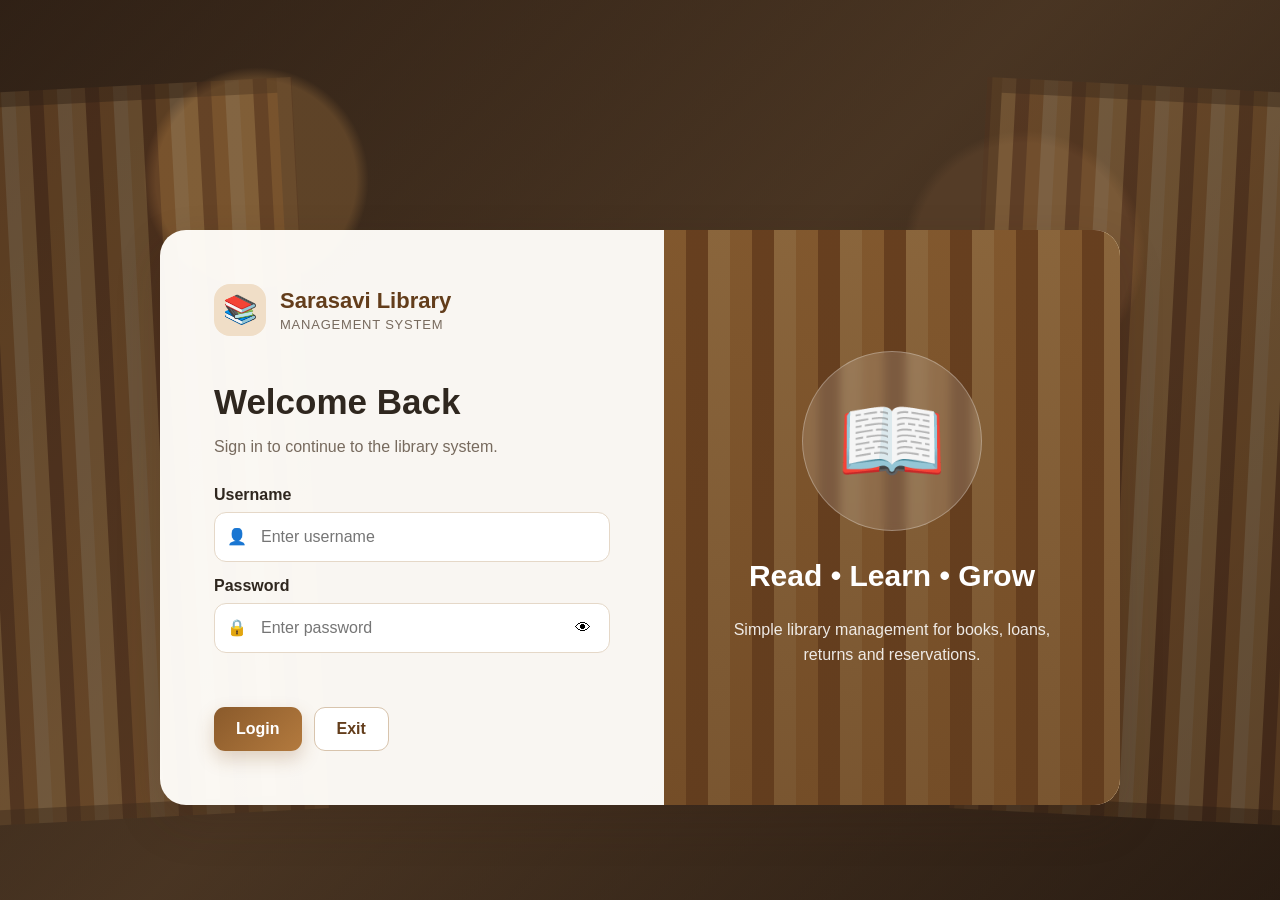
<file: sarasavi_library_frontend/index.html>
<!DOCTYPE html>
<html lang="en">
<head>
  <meta charset="UTF-8" />
  <meta name="viewport" content="width=device-width, initial-scale=1.0" />
  <title>Sarasavi Library - Login</title>
  <link rel="stylesheet" href="styles.css" />
</head>
<body class="auth-page">
  <div class="overlay"></div>

  <main class="login-card">
    <section class="login-form-panel">
      <div class="brand">
        <div class="brand-icon">📚</div>
        <div>
          <h1>Sarasavi Library</h1>
          <p>Management System</p>
        </div>
      </div>

      <h2>Welcome Back</h2>
      <p class="subtext">Sign in to continue to the library system.</p>

      <form id="loginForm" novalidate>
        <label for="username">Username</label>
        <div class="input-wrap">
          <span>👤</span>
          <input id="username" type="text" placeholder="Enter username" autocomplete="username" />
        </div>

        <label for="password">Password</label>
        <div class="input-wrap">
          <span>🔒</span>
          <input id="password" type="password" placeholder="Enter password" autocomplete="current-password" />
          <button class="icon-btn" type="button" id="togglePassword" aria-label="Show password">👁</button>
        </div>

        

        <p id="loginMessage" class="message"></p>

        <div class="button-row">
          <button class="btn btn-primary" type="submit">Login</button>
          <button class="btn btn-outline" type="button" id="exitBtn">Exit</button>
        </div>
      </form>

      <!-- <div class="demo-box">
        <strong>Demo login:</strong> admin / admin123
      </div> -->
    </section>

    <section class="login-art-panel">
      <div class="art-circle">📖</div>
      <h3>Read • Learn • Grow</h3>
      <p>Simple library management for books, loans, returns and reservations.</p>
    </section>
  </main>

  <script src="script.js"></script>
</body>
</html>
</file>
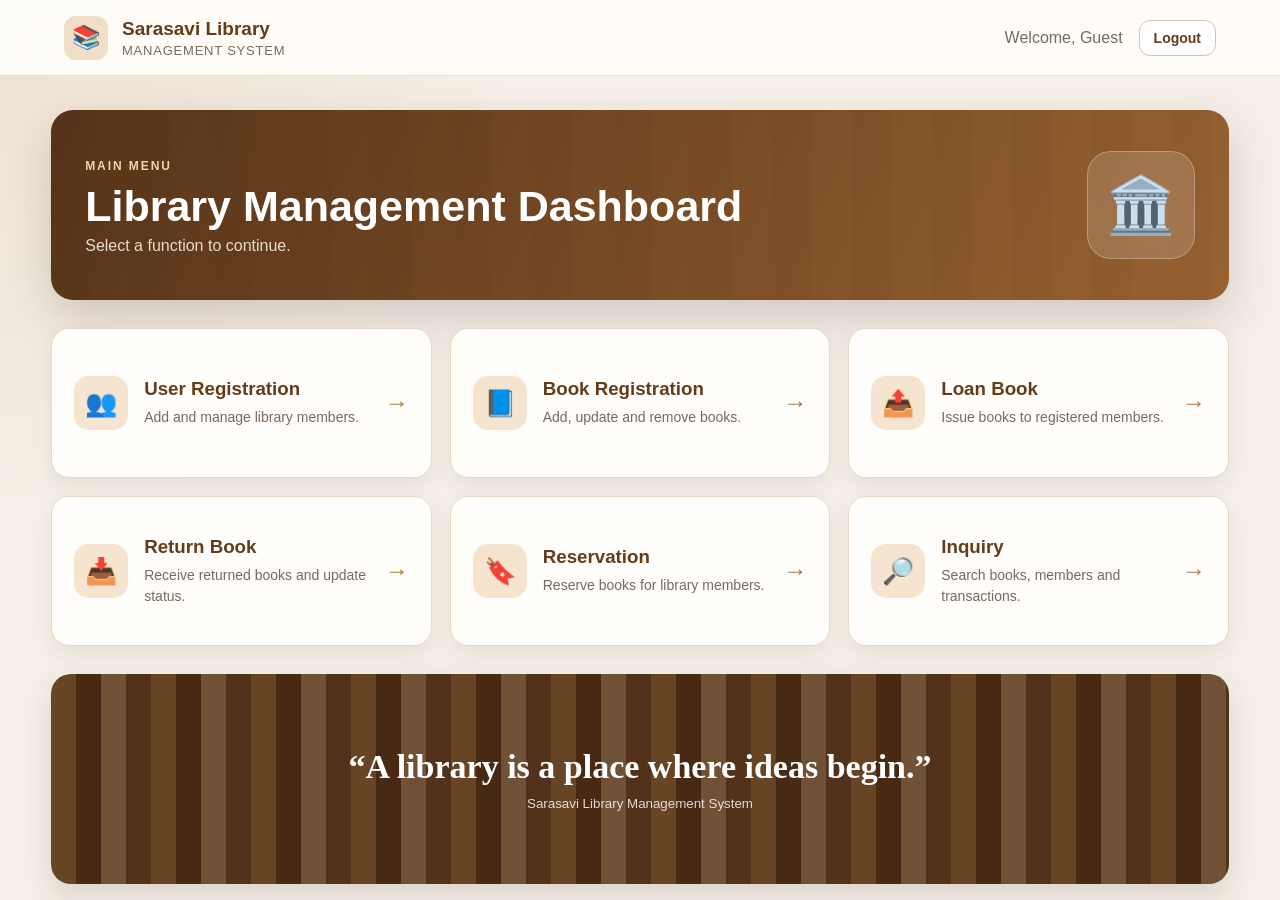
<file: sarasavi_library_frontend/home.html>
<!DOCTYPE html>
<html lang="en">
<head>
  <meta charset="UTF-8" />
  <meta name="viewport" content="width=device-width, initial-scale=1.0" />
  <title>Sarasavi Library - Home</title>
  <link rel="stylesheet" href="styles.css" />
</head>
<body class="app-page">
  <header class="topbar">
    <div class="brand compact">
      <div class="brand-icon">📚</div>
      <div>
        <h1>Sarasavi Library</h1>
        <p>Management System</p>
      </div>
    </div>
    <div class="top-actions">
      <span id="welcomeUser">Welcome</span>
      <button class="btn btn-outline small" id="logoutBtn">Logout</button>
    </div>
  </header>

  <main class="dashboard">
    <section class="hero">
      <div>
        <span class="eyebrow">MAIN MENU</span>
        <h2>Library Management Dashboard</h2>
        <p>Select a function to continue.</p>
      </div>
      <div class="hero-icon">🏛️</div>
    </section>

    <section class="menu-grid">
      <a class="menu-card" href="#" data-placeholder="User Registration">
        <span class="menu-icon">👥</span>
        <div><h3>User Registration</h3><p>Add and manage library members.</p></div>
        <span class="arrow">→</span>
      </a>

      <a class="menu-card" href="registration.html">
        <span class="menu-icon">📘</span>
        <div><h3>Book Registration</h3><p>Add, update and remove books.</p></div>
        <span class="arrow">→</span>
      </a>

      <a class="menu-card" href="#" data-placeholder="Loan Book">
        <span class="menu-icon">📤</span>
        <div><h3>Loan Book</h3><p>Issue books to registered members.</p></div>
        <span class="arrow">→</span>
      </a>

      <a class="menu-card" href="#" data-placeholder="Return Book">
        <span class="menu-icon">📥</span>
        <div><h3>Return Book</h3><p>Receive returned books and update status.</p></div>
        <span class="arrow">→</span>
      </a>

      <a class="menu-card" href="#" data-placeholder="Reservation">
        <span class="menu-icon">🔖</span>
        <div><h3>Reservation</h3><p>Reserve books for library members.</p></div>
        <span class="arrow">→</span>
      </a>

      <a class="menu-card" href="#" data-placeholder="Inquiry">
        <span class="menu-icon">🔎</span>
        <div><h3>Inquiry</h3><p>Search books, members and transactions.</p></div>
        <span class="arrow">→</span>
      </a>
    </section>

    <section class="dashboard-image">
      <div class="image-text">
        <span>“A library is a place where ideas begin.”</span>
        <small>Sarasavi Library Management System</small>
      </div>
    </section>
  </main>

  <div class="toast" id="toast"></div>
  <script src="script.js"></script>
</body>
</html>
</file>
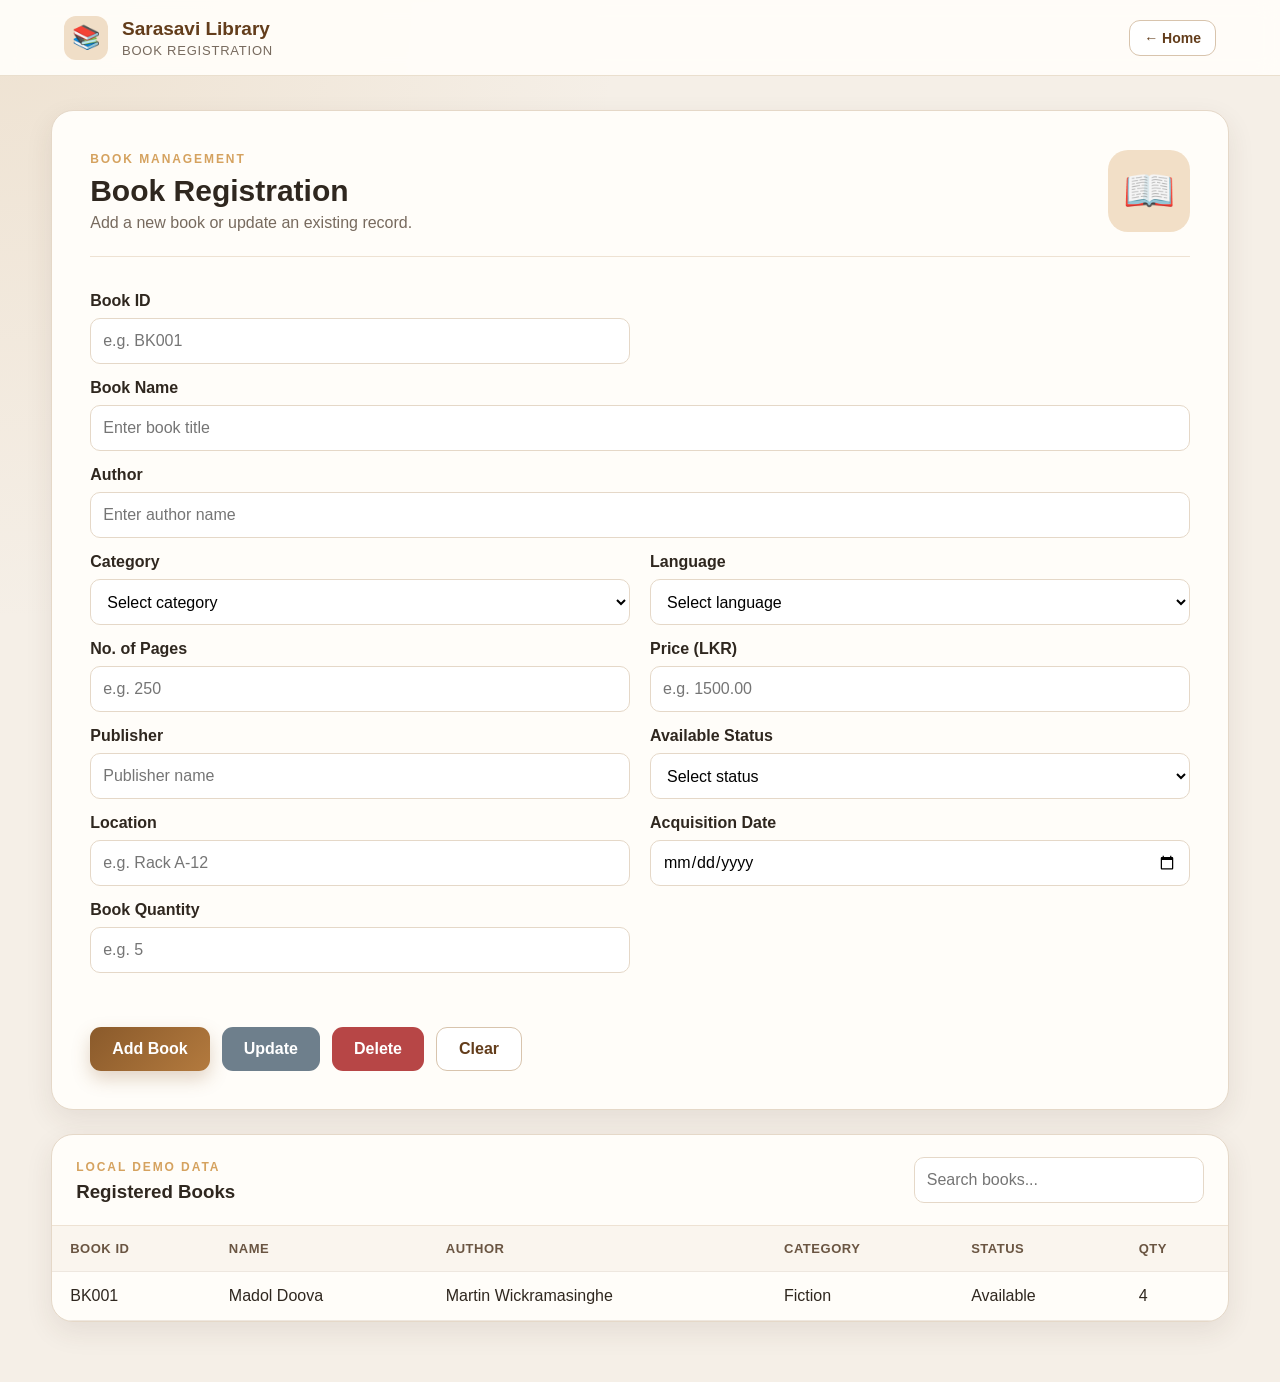
<file: sarasavi_library_frontend/registration.html>
<!DOCTYPE html>
<html lang="en">
<head>
  <meta charset="UTF-8" />
  <meta name="viewport" content="width=device-width, initial-scale=1.0" />
  <title>Sarasavi Library - Book Registration</title>
  <link rel="stylesheet" href="styles.css" />
</head>
<body class="app-page">
  <header class="topbar">
    <div class="brand compact">
      <div class="brand-icon">📚</div>
      <div>
        <h1>Sarasavi Library</h1>
        <p>Book Registration</p>
      </div>
    </div>
    <a class="btn btn-outline small" href="home.html">← Home</a>
  </header>

  <main class="form-page">
    <section class="form-card">
      <div class="form-heading">
        <div>
          <span class="eyebrow">BOOK MANAGEMENT</span>
          <h2>Book Registration</h2>
          <p>Add a new book or update an existing record.</p>
        </div>
        <div class="book-badge">📖</div>
      </div>

      <form id="bookForm" class="book-form" novalidate>
        <div class="field">
          <label for="bookId">Book ID</label>
          <input id="bookId" type="text" placeholder="e.g. BK001" />
        </div>

        <div class="field span-2">
          <label for="bookName">Book Name</label>
          <input id="bookName" type="text" placeholder="Enter book title" />
        </div>

        <div class="field span-2">
          <label for="author">Author</label>
          <input id="author" type="text" placeholder="Enter author name" />
        </div>

        <div class="field">
          <label for="category">Category</label>
          <select id="category">
            <option value="">Select category</option>
            <option>Fiction</option>
            <option>Non-Fiction</option>
            <option>Education</option>
            <option>Science</option>
            <option>Technology</option>
            <option>History</option>
            <option>Children</option>
          </select>
        </div>

        <div class="field">
          <label for="language">Language</label>
          <select id="language">
            <option value="">Select language</option>
            <option>English</option>
            <option>Sinhala</option>
            <option>Tamil</option>
          </select>
        </div>

        <div class="field">
          <label for="pages">No. of Pages</label>
          <input id="pages" type="number" min="1" placeholder="e.g. 250" />
        </div>

        <div class="field">
          <label for="price">Price (LKR)</label>
          <input id="price" type="number" min="0" step="0.01" placeholder="e.g. 1500.00" />
        </div>

        <div class="field">
          <label for="publisher">Publisher</label>
          <input id="publisher" type="text" placeholder="Publisher name" />
        </div>

        <div class="field">
          <label for="status">Available Status</label>
          <select id="status">
            <option value="">Select status</option>
            <option>Available</option>
            <option>Unavailable</option>
            <option>Reserved</option>
          </select>
        </div>

        <div class="field">
          <label for="location">Location</label>
          <input id="location" type="text" placeholder="e.g. Rack A-12" />
        </div>

        <div class="field">
          <label for="acquisitionDate">Acquisition Date</label>
          <input id="acquisitionDate" type="date" />
        </div>

        <div class="field">
          <label for="quantity">Book Quantity</label>
          <input id="quantity" type="number" min="0" placeholder="e.g. 5" />
        </div>

        <p id="bookMessage" class="message span-2"></p>

        <div class="form-actions span-2">
          <button class="btn btn-primary" type="submit">Add Book</button>
          <button class="btn btn-secondary" type="button" id="updateBook">Update</button>
          <button class="btn btn-danger" type="button" id="deleteBook">Delete</button>
          <button class="btn btn-outline" type="reset">Clear</button>
        </div>
      </form>
    </section>

    <section class="table-card">
      <div class="table-heading">
        <div>
          <span class="eyebrow">LOCAL DEMO DATA</span>
          <h3>Registered Books</h3>
        </div>
        <input id="bookSearch" class="search-input" type="search" placeholder="Search books..." />
      </div>

      <div class="table-wrap">
        <table>
          <thead>
            <tr>
              <th>Book ID</th>
              <th>Name</th>
              <th>Author</th>
              <th>Category</th>
              <th>Status</th>
              <th>Qty</th>
            </tr>
          </thead>
          <tbody id="bookTableBody"></tbody>
        </table>
      </div>
    </section>
  </main>

  <div class="toast" id="toast"></div>
  <script src="script.js"></script>
</body>
</html>
</file>
<file: sarasavi_library_frontend/styles.css>
* {
  box-sizing: border-box;
}

:root {
  --primary: #8a5a2b;
  --primary-dark: #633d1b;
  --secondary: #d5a25f;
  --cream: #f7f0e6;
  --paper: #fffdf9;
  --text: #2f271f;
  --muted: #776a5e;
  --border: #e5d8c8;
  --danger: #b74646;
  --shadow: 0 18px 45px rgba(54, 36, 20, 0.18);
}

html {
  scroll-behavior: smooth;
}

body {
  margin: 0;
  min-height: 100vh;
  font-family: "Segoe UI", Arial, sans-serif;
  color: var(--text);
  background: #efe6da;
}

button, input, select {
  font: inherit;
}

a {
  color: inherit;
  text-decoration: none;
}

.auth-page {
  display: grid;
  place-items: center;
  padding: 28px;
  background:
    linear-gradient(rgba(38, 25, 15, 0.62), rgba(38, 25, 15, 0.62)),
    radial-gradient(circle at 20% 20%, #b9874f 0 8%, transparent 9%),
    radial-gradient(circle at 80% 28%, #9f754e 0 9%, transparent 10%),
    linear-gradient(135deg, #3f2d20, #826242 48%, #2f2219);
  position: relative;
  overflow: hidden;
}

.auth-page::before,
.auth-page::after {
  content: "";
  position: fixed;
  width: 38vw;
  height: 78vh;
  top: 10vh;
  opacity: .28;
  background:
    repeating-linear-gradient(
      90deg,
      #d7a15e 0 14px,
      #764323 14px 28px,
      #ba7c3c 28px 42px,
      #e1bc86 42px 56px
    );
  border: 15px solid rgba(50, 29, 16, .5);
  filter: blur(.3px);
}

.auth-page::before { left: -16vw; transform: rotate(-3deg); }
.auth-page::after { right: -16vw; transform: rotate(3deg); }

.login-card {
  width: min(960px, 96vw);
  min-height: 560px;
  display: grid;
  grid-template-columns: 1.05fr .95fr;
  background: rgba(255, 253, 249, .97);
  border-radius: 26px;
  overflow: hidden;
  box-shadow: var(--shadow);
  position: relative;
  z-index: 2;
}

.login-form-panel {
  padding: 54px;
}

.brand {
  display: flex;
  align-items: center;
  gap: 14px;
}

.brand-icon {
  width: 52px;
  height: 52px;
  display: grid;
  place-items: center;
  border-radius: 16px;
  background: #f0dec7;
  font-size: 28px;
}

.brand h1 {
  margin: 0;
  font-size: 22px;
  color: var(--primary-dark);
}

.brand p {
  margin: 3px 0 0;
  color: var(--muted);
  font-size: 13px;
  letter-spacing: .06em;
  text-transform: uppercase;
}

.login-form-panel h2 {
  margin: 46px 0 8px;
  font-size: 35px;
}

.subtext {
  color: var(--muted);
  margin-bottom: 30px;
}

label {
  display: block;
  font-weight: 650;
  margin: 15px 0 8px;
}

.input-wrap {
  min-height: 50px;
  display: flex;
  align-items: center;
  gap: 10px;
  padding: 0 12px;
  border: 1px solid var(--border);
  border-radius: 12px;
  background: #fff;
  transition: .2s;
}

.input-wrap:focus-within {
  border-color: var(--secondary);
  box-shadow: 0 0 0 4px rgba(213, 162, 95, .14);
}

.input-wrap input {
  flex: 1;
  min-width: 0;
  border: 0;
  outline: 0;
  padding: 13px 4px;
  background: transparent;
}

.icon-btn {
  border: 0;
  background: transparent;
  cursor: pointer;
}

.button-row,
.form-actions {
  display: flex;
  gap: 12px;
  flex-wrap: wrap;
  margin-top: 22px;
}

.btn {
  border: 0;
  border-radius: 11px;
  padding: 12px 22px;
  font-weight: 700;
  cursor: pointer;
  transition: transform .15s, box-shadow .15s, background .15s;
  display: inline-flex;
  align-items: center;
  justify-content: center;
}

.btn:hover {
  transform: translateY(-1px);
}

.btn-primary {
  color: white;
  background: linear-gradient(135deg, var(--primary), #b37a3e);
  box-shadow: 0 8px 18px rgba(138, 90, 43, .25);
}

.btn-secondary {
  color: white;
  background: #6e7f8c;
}

.btn-danger {
  color: white;
  background: var(--danger);
}

.btn-outline {
  color: var(--primary-dark);
  background: #fff;
  border: 1px solid #d8c4ad;
}

.btn.small {
  padding: 9px 14px;
  font-size: 14px;
}

.message {
  min-height: 20px;
  margin: 12px 0 0;
  color: var(--danger);
  font-size: 14px;
}

.message.success {
  color: #3d7a47;
}

.demo-box {
  margin-top: 26px;
  padding: 12px 14px;
  border: 1px dashed #d5b88f;
  background: #fcf5eb;
  border-radius: 10px;
  color: #6a5038;
  font-size: 14px;
}

.login-art-panel {
  background:
    linear-gradient(rgba(92, 58, 28, .66), rgba(92, 58, 28, .78)),
    repeating-linear-gradient(90deg, #c99150 0 22px, #7c4925 22px 44px, #e2b879 44px 66px);
  color: white;
  display: flex;
  flex-direction: column;
  align-items: center;
  justify-content: center;
  text-align: center;
  padding: 45px;
}

.art-circle,
.hero-icon,
.book-badge {
  display: grid;
  place-items: center;
  background: rgba(255,255,255,.15);
  border: 1px solid rgba(255,255,255,.28);
  backdrop-filter: blur(4px);
}

.art-circle {
  width: 180px;
  height: 180px;
  border-radius: 50%;
  font-size: 88px;
}

.login-art-panel h3 {
  font-size: 30px;
  margin: 28px 0 8px;
}

.login-art-panel p {
  max-width: 340px;
  line-height: 1.6;
  opacity: .88;
}

.app-page {
  background:
    radial-gradient(circle at top left, rgba(206, 165, 108, .18), transparent 33%),
    #f5efe7;
}

.topbar {
  position: sticky;
  top: 0;
  z-index: 10;
  min-height: 76px;
  padding: 12px clamp(18px, 5vw, 70px);
  display: flex;
  justify-content: space-between;
  align-items: center;
  gap: 18px;
  background: rgba(255, 253, 249, .94);
  border-bottom: 1px solid #eadfce;
  backdrop-filter: blur(10px);
}

.brand.compact .brand-icon {
  width: 44px;
  height: 44px;
  border-radius: 12px;
  font-size: 23px;
}

.brand.compact h1 {
  font-size: 19px;
}

.top-actions {
  display: flex;
  align-items: center;
  gap: 16px;
  color: var(--muted);
}

.dashboard,
.form-page {
  width: min(1180px, 92vw);
  margin: 34px auto 60px;
}

.hero {
  padding: 34px;
  min-height: 190px;
  display: flex;
  align-items: center;
  justify-content: space-between;
  gap: 30px;
  color: white;
  border-radius: 22px;
  background:
    linear-gradient(115deg, rgba(83, 49, 23, .96), rgba(150, 96, 48, .92)),
    repeating-linear-gradient(90deg, #8d5b31 0 40px, #b17a45 40px 80px);
  box-shadow: var(--shadow);
}

.eyebrow {
  display: inline-block;
  color: var(--secondary);
  font-size: 12px;
  letter-spacing: .16em;
  font-weight: 800;
}

.hero .eyebrow {
  color: #f5d4a5;
}

.hero h2 {
  margin: 8px 0 6px;
  font-size: clamp(29px, 4vw, 43px);
}

.hero p {
  margin: 0;
  color: #eadbca;
}

.hero-icon {
  flex: 0 0 108px;
  width: 108px;
  height: 108px;
  border-radius: 24px;
  font-size: 56px;
}

.menu-grid {
  margin-top: 28px;
  display: grid;
  grid-template-columns: repeat(3, 1fr);
  gap: 18px;
}

.menu-card {
  min-height: 150px;
  display: grid;
  grid-template-columns: auto 1fr auto;
  align-items: center;
  gap: 16px;
  padding: 22px;
  background: var(--paper);
  border: 1px solid var(--border);
  border-radius: 18px;
  box-shadow: 0 8px 20px rgba(64, 46, 29, .08);
  transition: transform .18s, box-shadow .18s, border-color .18s;
}

.menu-card:hover {
  transform: translateY(-4px);
  box-shadow: 0 15px 30px rgba(64, 46, 29, .13);
  border-color: #cfb18c;
}

.menu-icon {
  width: 54px;
  height: 54px;
  display: grid;
  place-items: center;
  border-radius: 15px;
  background: #f5e4cf;
  font-size: 26px;
}

.menu-card h3 {
  margin: 0 0 7px;
  color: var(--primary-dark);
}

.menu-card p {
  margin: 0;
  color: var(--muted);
  line-height: 1.45;
  font-size: 14px;
}

.arrow {
  color: #aa7747;
  font-size: 24px;
}

.dashboard-image {
  margin-top: 28px;
  min-height: 210px;
  border-radius: 20px;
  overflow: hidden;
  display: grid;
  place-items: center;
  text-align: center;
  background:
    linear-gradient(rgba(41, 25, 13, .58), rgba(41, 25, 13, .58)),
    repeating-linear-gradient(90deg, #bd8245 0 25px, #73401e 25px 50px, #d1a06e 50px 75px, #8b542c 75px 100px);
  box-shadow: 0 12px 28px rgba(70, 48, 29, .14);
}

.image-text {
  color: white;
  padding: 26px;
}

.image-text span {
  display: block;
  font: 600 clamp(22px, 3vw, 34px) Georgia, serif;
}

.image-text small {
  display: block;
  margin-top: 10px;
  opacity: .82;
}

.form-page {
  display: grid;
  gap: 24px;
}

.form-card,
.table-card {
  background: var(--paper);
  border: 1px solid var(--border);
  border-radius: 22px;
  box-shadow: 0 10px 28px rgba(64, 46, 29, .09);
}

.form-card {
  padding: clamp(22px, 4vw, 38px);
}

.form-heading {
  display: flex;
  justify-content: space-between;
  gap: 25px;
  align-items: center;
  padding-bottom: 24px;
  border-bottom: 1px solid #eee2d3;
}

.form-heading h2 {
  margin: 7px 0 6px;
  font-size: 30px;
}

.form-heading p {
  margin: 0;
  color: var(--muted);
}

.book-badge {
  width: 82px;
  height: 82px;
  border-radius: 20px;
  font-size: 42px;
  background: #f2dfc7;
  border: 0;
}

.book-form {
  margin-top: 20px;
  display: grid;
  grid-template-columns: repeat(2, 1fr);
  gap: 0 20px;
}

.field input,
.field select,
.search-input {
  width: 100%;
  min-height: 46px;
  padding: 10px 12px;
  border: 1px solid var(--border);
  border-radius: 10px;
  background: white;
  outline: none;
}

.field input:focus,
.field select:focus,
.search-input:focus {
  border-color: var(--secondary);
  box-shadow: 0 0 0 4px rgba(213, 162, 95, .13);
}

.span-2 {
  grid-column: span 2;
}

.table-card {
  overflow: hidden;
}

.table-heading {
  padding: 22px 24px;
  display: flex;
  align-items: center;
  justify-content: space-between;
  gap: 20px;
  border-bottom: 1px solid #eee2d3;
}

.table-heading h3 {
  margin: 6px 0 0;
}

.search-input {
  max-width: 290px;
}

.table-wrap {
  width: 100%;
  overflow-x: auto;
}

table {
  width: 100%;
  min-width: 760px;
  border-collapse: collapse;
}

th, td {
  padding: 15px 18px;
  text-align: left;
  border-bottom: 1px solid #eee7df;
}

th {
  color: #6a5542;
  background: #faf5ee;
  font-size: 13px;
  text-transform: uppercase;
  letter-spacing: .04em;
}

tbody tr {
  cursor: pointer;
}

tbody tr:hover {
  background: #fff8ef;
}

.toast {
  position: fixed;
  right: 24px;
  bottom: 24px;
  z-index: 50;
  transform: translateY(120px);
  opacity: 0;
  color: white;
  background: #3e332a;
  padding: 13px 18px;
  border-radius: 10px;
  box-shadow: 0 8px 20px rgba(0,0,0,.2);
  transition: .25s;
}

.toast.show {
  transform: translateY(0);
  opacity: 1;
}

@media (max-width: 900px) {
  .login-card {
    grid-template-columns: 1fr;
  }
  .login-art-panel {
    display: none;
  }
  .menu-grid {
    grid-template-columns: repeat(2, 1fr);
  }
}

@media (max-width: 640px) {
  .auth-page {
    padding: 14px;
  }
  .login-form-panel {
    padding: 28px 22px;
  }
  .topbar {
    align-items: flex-start;
  }
  .top-actions {
    flex-direction: column;
    align-items: flex-end;
    gap: 8px;
  }
  .hero {
    padding: 25px;
  }
  .hero-icon {
    display: none;
  }
  .menu-grid {
    grid-template-columns: 1fr;
  }
  .book-form {
    grid-template-columns: 1fr;
  }
  .span-2 {
    grid-column: span 1;
  }
  .form-heading {
    align-items: flex-start;
  }
  .book-badge {
    width: 62px;
    height: 62px;
    font-size: 30px;
  }
  .table-heading {
    align-items: stretch;
    flex-direction: column;
  }
  .search-input {
    max-width: none;
  }
}
</file>
